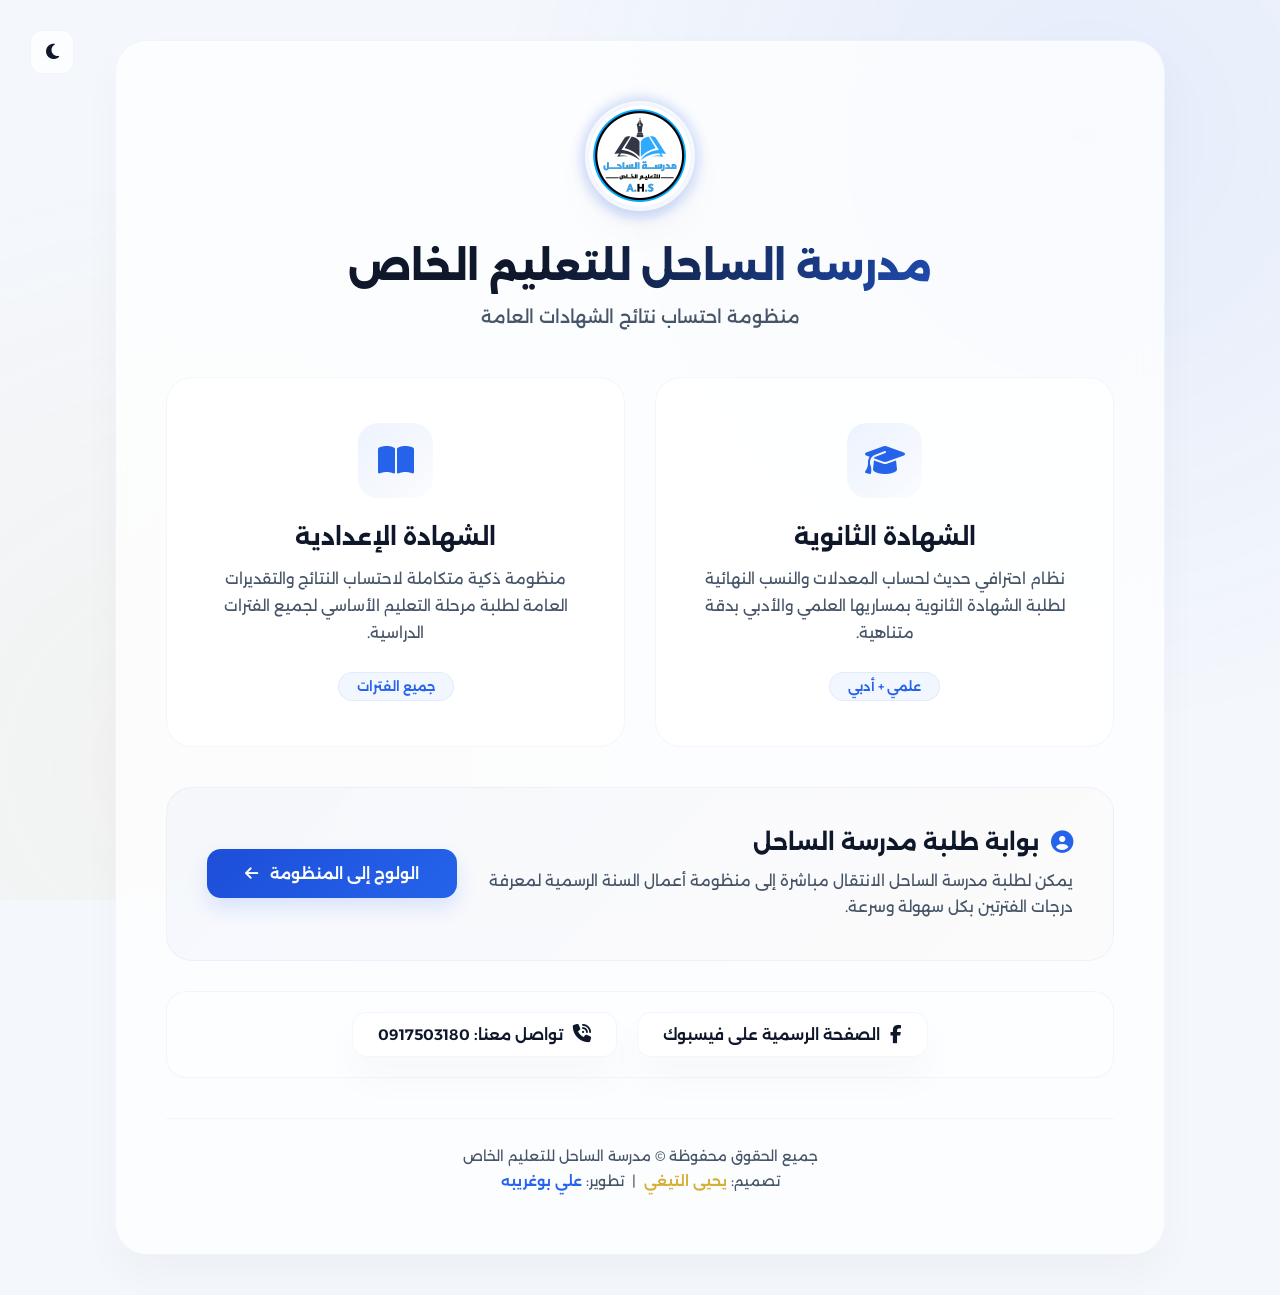
<file: index.html>
<!DOCTYPE html>
<html lang="ar" dir="rtl">

<head>
    <meta charset="UTF-8" />
    <meta name="viewport" content="width=device-width, initial-scale=1.0" />
    <title>منظومة احتساب النتائج | مدرسة الساحل للتعليم الخاص</title>

    <!-- Fonts -->
    <link href="https://fonts.googleapis.com/css2?family=Alexandria:wght@300;400;500;600;700;800;900&display=swap" rel="stylesheet">
    <!-- FontAwesome Icons for Premium Look -->
    <link rel="stylesheet" href="https://cdnjs.cloudflare.com/ajax/libs/font-awesome/6.4.0/css/all.min.css">

    <style>
        :root {
            --bg: #f4f7fc;
            --card: rgba(255, 255, 255, 0.75);
            --card-hover: rgba(255, 255, 255, 0.9);
            --border: rgba(37, 99, 235, 0.06);
            --border-hover: rgba(212, 160, 23, 0.3);
            --text: #0f172a;
            --muted: #475569;
            --blue: #2563eb;
            --blue-gradient: linear-gradient(135deg, #1d4ed8, #2563eb);
            
            /* التدرج الذهبي الفخم */
            --gold: #d4af37;
            --gold-gradient: linear-gradient(135deg, #f3e5ab, #d4af37, #aa841c);
            --gold-glow: rgba(212, 175, 55, 0.3);
            
            --shadow: 0 20px 40px rgba(15, 23, 42, 0.03);
            --glass: blur(20px);
        }

        [data-theme="dark"] {
            --bg: #070b12;
            --card: rgba(15, 23, 42, 0.7);
            --card-hover: rgba(22, 32, 51, 0.85);
            --border: rgba(255, 255, 255, 0.04);
            --border-hover: rgba(212, 175, 55, 0.4);
            --text: #f8fafc;
            --muted: #94a3b8;
            --blue: #60a5fa;
            --blue-gradient: linear-gradient(135deg, #3b82f6, #60a5fa);
            --gold-gradient: linear-gradient(135deg, #ffeaa7, #d4af37, #b8901c);
            --shadow: 0 25px 50px rgba(0, 0, 0, 0.4);
        }

        * {
            margin: 0;
            padding: 0;
            box-sizing: border-box;
            transition: background 0.4s cubic-bezier(0.25, 0.8, 0.25, 1), 
                        border-color 0.4s ease, 
                        color 0.3s ease, 
                        box-shadow 0.4s ease, 
                        transform 0.4s cubic-bezier(0.175, 0.885, 0.32, 1.275);
        }

        html {
            scroll-behavior: smooth;
        }

        body {
            font-family: 'Alexandria', sans-serif;
            background: var(--bg);
            min-height: 100vh;
            display: flex;
            align-items: center;
            justify-content: center;
            padding: 40px 20px;
            overflow-x: hidden;
            position: relative;
            color: var(--text);
        }

        body::before {
            content: '';
            position: fixed;
            inset: 0;
            background: 
                radial-gradient(circle at 85% 15%, rgba(37, 99, 235, 0.07), transparent 45%),
                radial-gradient(circle at 15% 85%, rgba(212, 175, 55, 0.06), transparent 45%);
            z-index: 0;
            pointer-events: none;
        }

        .container {
            width: 100%;
            max-width: 1050px;
            background: var(--card);
            backdrop-filter: var(--glass);
            -webkit-backdrop-filter: var(--glass);
            border: 1px solid var(--border);
            border-radius: 32px;
            padding: 60px 50px;
            position: relative;
            z-index: 2;
            box-shadow: var(--shadow);
            text-align: center;
        }

        /* زر تبديل الوضع */
        .theme-toggle {
            position: absolute;
            top: 30px;
            left: 30px;
            width: 44px;
            height: 44px;
            border-radius: 12px;
            border: 1px solid var(--border);
            background: var(--card);
            display: flex;
            align-items: center;
            justify-content: center;
            cursor: pointer;
            color: var(--text);
            font-size: 1.1rem;
            z-index: 10;
        }

        .theme-toggle:hover {
            transform: translateY(-2px) rotate(15deg);
            border-color: var(--gold);
            color: var(--gold);
            box-shadow: 0 0 15px var(--gold-glow);
        }

        .sun { display: none; }
        [data-theme="dark"] .sun { display: block; }
        [data-theme="dark"] .moon { display: none; }

        /* شعار المدرسة */
        .logo-wrapper {
            position: relative;
            display: inline-block;
            margin-bottom: 25px;
        }

        .logo-wrapper::after {
            content: '';
            position: absolute;
            inset: -4px;
            border-radius: 50%;
            background: var(--blue-gradient);
            z-index: -1;
            opacity: 0.2;
            filter: blur(6px);
        }

        .logo {
            width: 110px;
            height: 110px;
            border-radius: 50%;
            object-fit: cover;
            border: 4px solid var(--card);
            box-shadow: var(--shadow);
        }

        h1 {
            font-size: 2.4rem;
            line-height: 1.4;
            font-weight: 800;
            margin-bottom: 12px;
            background: linear-gradient(135deg, var(--text) 40%, var(--blue) 100%);
            -webkit-background-clip: text;
            -webkit-text-fill-color: transparent;
        }

        [data-theme="dark"] h1 {
            background: linear-gradient(135deg, #ffffff 50%, #93c5fd 100%);
            -webkit-background-clip: text;
            -webkit-text-fill-color: transparent;
        }

        .subtitle {
            color: var(--muted);
            font-size: 1.1rem;
            margin-bottom: 50px;
            font-weight: 500;
        }

        /* شبكة الكروت الاحترافية المتجاوبة */
        .cards {
            display: grid;
            grid-template-columns: repeat(2, 1fr);
            gap: 30px;
            margin-bottom: 40px;
        }

        .card {
            background: var(--card);
            border: 1px solid var(--border);
            border-radius: 26px;
            padding: 45px 35px;
            text-decoration: none;
            color: var(--text);
            display: flex;
            flex-direction: column;
            align-items: center;
            position: relative;
        }

        .card:hover {
            transform: translateY(-8px);
            background: var(--card-hover);
            border-color: var(--border-hover);
            box-shadow: 0 25px 45px rgba(212, 175, 55, 0.08);
        }

        .icon {
            width: 75px;
            height: 75px;
            border-radius: 20px;
            background: linear-gradient(135deg, rgba(37, 99, 235, 0.08), rgba(37, 99, 235, 0.02));
            color: var(--blue);
            display: flex;
            align-items: center;
            justify-content: center;
            margin-bottom: 25px;
            font-size: 2rem;
            transition: all 0.4s cubic-bezier(0.175, 0.885, 0.32, 1.275);
        }

        /* التفاعل الذهبي للأيقونات */
        .card:hover .icon {
            background: var(--gold-gradient);
            color: #000 !important;
            transform: scale(1.12) rotate(-8deg);
            box-shadow: 0 10px 25px var(--gold-glow);
        }

        [data-theme="dark"] .card:hover .icon {
            color: #111827 !important;
        }

        .card h2 {
            font-size: 1.45rem;
            margin-bottom: 14px;
            font-weight: 700;
        }

        .card p {
            color: var(--muted);
            line-height: 1.8;
            font-size: .95rem;
            margin-bottom: 25px;
            flex-grow: 1;
        }

        .badge {
            display: inline-flex;
            align-items: center;
            padding: 6px 18px;
            border-radius: 100px;
            background: rgba(37, 99, 235, 0.06);
            color: var(--blue);
            font-weight: 600;
            font-size: .8rem;
            border: 1px solid rgba(37, 99, 235, 0.08);
        }

        .card:hover .badge {
            background: rgba(212, 175, 55, 0.12);
            color: var(--gold);
            border-color: rgba(212, 175, 55, 0.2);
        }

        /* بوابة الطلبة */
        .portal {
            padding: 40px;
            border-radius: 26px;
            background: linear-gradient(135deg, rgba(37, 99, 235, 0.03), rgba(212, 175, 55, 0.02));
            border: 1px solid var(--border);
            text-align: right;
            display: flex;
            justify-content: space-between;
            align-items: center;
            gap: 30px;
            margin-bottom: 30px;
        }

        .portal-content {
            flex: 1;
        }

        .portal h3 {
            font-size: 1.4rem;
            margin-bottom: 12px;
            font-weight: 700;
            display: flex;
            align-items: center;
            gap: 12px;
        }

        .portal h3 i {
            color: var(--blue);
            transition: transform 0.4s ease;
        }

        .portal:hover h3 i {
            color: var(--gold);
            transform: scale(1.2) rotate(10deg);
        }

        .portal p {
            color: var(--muted);
            line-height: 1.7;
            font-size: 0.95rem;
        }

        .portal-btn {
            display: inline-flex;
            align-items: center;
            justify-content: center;
            gap: 12px;
            background: var(--blue-gradient);
            color: white !important;
            text-decoration: none;
            padding: 15px 38px;
            border-radius: 14px;
            font-weight: 600;
            font-size: 0.95rem;
            box-shadow: 0 10px 20px rgba(37, 99, 235, 0.15);
            white-space: nowrap;
        }

        .portal-btn:hover {
            transform: translateY(-3px);
            background: var(--gold-gradient);
            color: #000 !important;
            box-shadow: 0 12px 25px var(--gold-glow);
        }

        .portal-btn i {
            transition: transform 0.3s ease;
        }
        .portal-btn:hover i {
            transform: translateX(-5px);
        }

        /* 📞 قسم معلومات التواصل المطور والمحاذي للمنظومة */
        .school-contact-bar {
            display: flex;
            justify-content: center;
            align-items: center;
            gap: 20px;
            margin-top: 20px;
            padding: 20px;
            background: rgba(255, 255, 255, 0.3);
            border-radius: 20px;
            border: 1px solid var(--border);
        }

        [data-theme="dark"] .school-contact-bar {
            background: rgba(15, 23, 42, 0.3);
        }

        .contact-link {
            display: inline-flex;
            align-items: center;
            gap: 10px;
            padding: 12px 25px;
            border-radius: 14px;
            text-decoration: none;
            font-weight: 600;
            font-size: 0.95rem;
            color: var(--text);
            border: 1px solid var(--border);
            background: var(--card);
            box-shadow: var(--shadow);
        }

        /* تأثير التمرير على روابط التواصل */
        .contact-link.fb:hover {
            transform: translateY(-3px);
            border-color: #1877f2;
            color: #1877f2;
            box-shadow: 0 10px 20px rgba(24, 119, 242, 0.15);
        }
        
        .contact-link.phone:hover {
            transform: translateY(-3px);
            border-color: var(--gold);
            color: var(--gold-dark);
            box-shadow: 0 10px 20px var(--gold-glow);
        }

        [data-theme="dark"] .contact-link.phone:hover {
            color: var(--gold);
        }

        .contact-link i {
            font-size: 1.15rem;
        }

        /* التذييل */
        .footer {
            margin-top: 40px;
            padding-top: 25px;
            border-top: 1px solid var(--border);
            color: var(--muted);
            font-size: .88rem;
            line-height: 1.8;
        }

        .footer strong {
            color: var(--gold);
            font-weight: 600;
        }

        .footer .dev {
            color: var(--blue);
            font-weight: 600;
        }

        /* 📱 التجاوب المطور بالكامل للهواتف والشاشات الصغيرة */
        @media(max-width: 900px) {
            .cards {
                grid-template-columns: 1fr;
                gap: 20px;
            }

            .portal {
                flex-direction: column;
                text-align: center;
                padding: 35px 25px;
            }

            .portal h3 {
                justify-content: center;
            }

            .portal-btn {
                width: 100%;
            }

            .school-contact-bar {
                flex-direction: column;
                gap: 12px;
                padding: 15px;
            }

            .contact-link {
                width: 100%;
                justify-content: center;
            }
        }

        @media(max-width: 600px) {
            body {
                padding: 15px 10px;
            }

            .container {
                padding: 40px 20px;
                border-radius: 24px;
            }

            h1 {
                font-size: 1.75rem;
            }

            .subtitle {
                font-size: 0.95rem;
                margin-bottom: 35px;
            }

            .card {
                padding: 35px 20px;
            }

            .theme-toggle {
                top: 20px;
                left: 20px;
                width: 40px;
                height: 40px;
            }
        }
    </style>
</head>

<body>

    <!-- زر تبديل المظهر -->
    <button class="theme-toggle" id="themeToggle" aria-label="تبديل الوضع">
        <i class="fa-solid fa-moon moon"></i>
        <i class="fa-solid fa-sun sun"></i>
    </button>

    <div class="container">

        <!-- الشعار الفخم -->
        <div class="logo-wrapper">
            <img src="assets/logo.jpg" class="logo" alt="شعار مدرسة الساحل">
        </div>

        <h1>مدرسة الساحل للتعليم الخاص</h1>
        <p class="subtitle">منظومة احتساب نتائج الشهادات العامة</p>

        <!-- شبكة الكروت المتفاعلة ذهنياً -->
        <div class="cards">

            <!-- كارت الثانوية -->
            <a href="secondary/index.html" class="card">
                <div class="icon">
                    <i class="fa-solid fa-graduation-cap"></i>
                </div>
                <h2>الشهادة الثانوية</h2>
                <p>نظام احترافي حديث لحساب المعدلات والنسب النهائية لطلبة الشهادة الثانوية بمساريها العلمي والأدبي بدقة متناهية.</p>
                <span class="badge">علمي + أدبي</span>
            </a>

            <!-- كارت الإعدادية -->
            <a href="preparatory/index.html" class="card">
                <div class="icon">
                    <i class="fa-solid fa-book-open"></i>
                </div>
                <h2>الشهادة الإعدادية</h2>
                <p>منظومة ذكية متكاملة لاحتساب النتائج والتقديرات العامة لطلبة مرحلة التعليم الأساسي لجميع الفترات الدراسية.</p>
                <span class="badge">جميع الفترات</span>
            </a>

        </div>

        <!-- بوابة الطلبة المتجاوبة -->
        <div class="portal">
            <div class="portal-content">
                <h3>
                    <i class="fa-solid fa-circle-user"></i>
                    بوابة طلبة مدرسة الساحل
                </h3>
                <p>يمكن لطلبة مدرسة الساحل الانتقال مباشرة إلى منظومة أعمال السنة الرسمية لمعرفة درجات الفترتين بكل سهولة وسرعة.</p>
            </div>
            <a href="https://edu-libya.com/student/estelam.php" target="_blank" class="portal-btn">
                الولوج إلى المنظومة 
                <i class="fa-solid fa-arrow-left"></i>
            </a>
        </div>

        <!-- 📞 شريط التواصل الاحترافي المضاف حديثاً -->
        <div class="school-contact-bar">
            <a href="https://www.facebook.com/alsahaalschool" target="_blank" class="contact-link fb">
                <i class="fa-brands fa-facebook-f"></i>
                <span>الصفحة الرسمية على فيسبوك</span>
            </a>
            <a href="tel:0917503180" class="contact-link phone">
                <i class="fa-solid fa-phone-volume"></i>
                <span>تواصل معنا: 0917503180</span>
            </a>
        </div>

        <!-- فوتر منظم -->
        <div class="footer">
            جميع الحقوق محفوظة © مدرسة الساحل للتعليم الخاص
            <br>
            تصميم: <strong>يحيى التيغي</strong> 
            &nbsp;|&nbsp; 
            تطوير: <span class="dev">علي بوغريبه</span>
        </div>

    </div>

    <!-- جافاسكربت حفظ المظهر الداكن/الفاتح -->
    <script>
        const themeToggle = document.getElementById('themeToggle');
        const savedTheme = localStorage.getItem('theme') || 'light';

        document.documentElement.setAttribute('data-theme', savedTheme);

        themeToggle.addEventListener('click', () => {
            const currentTheme = document.documentElement.getAttribute('data-theme');
            const newTheme = currentTheme === 'dark' ? 'light' : 'dark';
            
            document.documentElement.setAttribute('data-theme', newTheme);
            localStorage.setItem('theme', newTheme);
        });
    </script>

</body>

</html>
</file>
